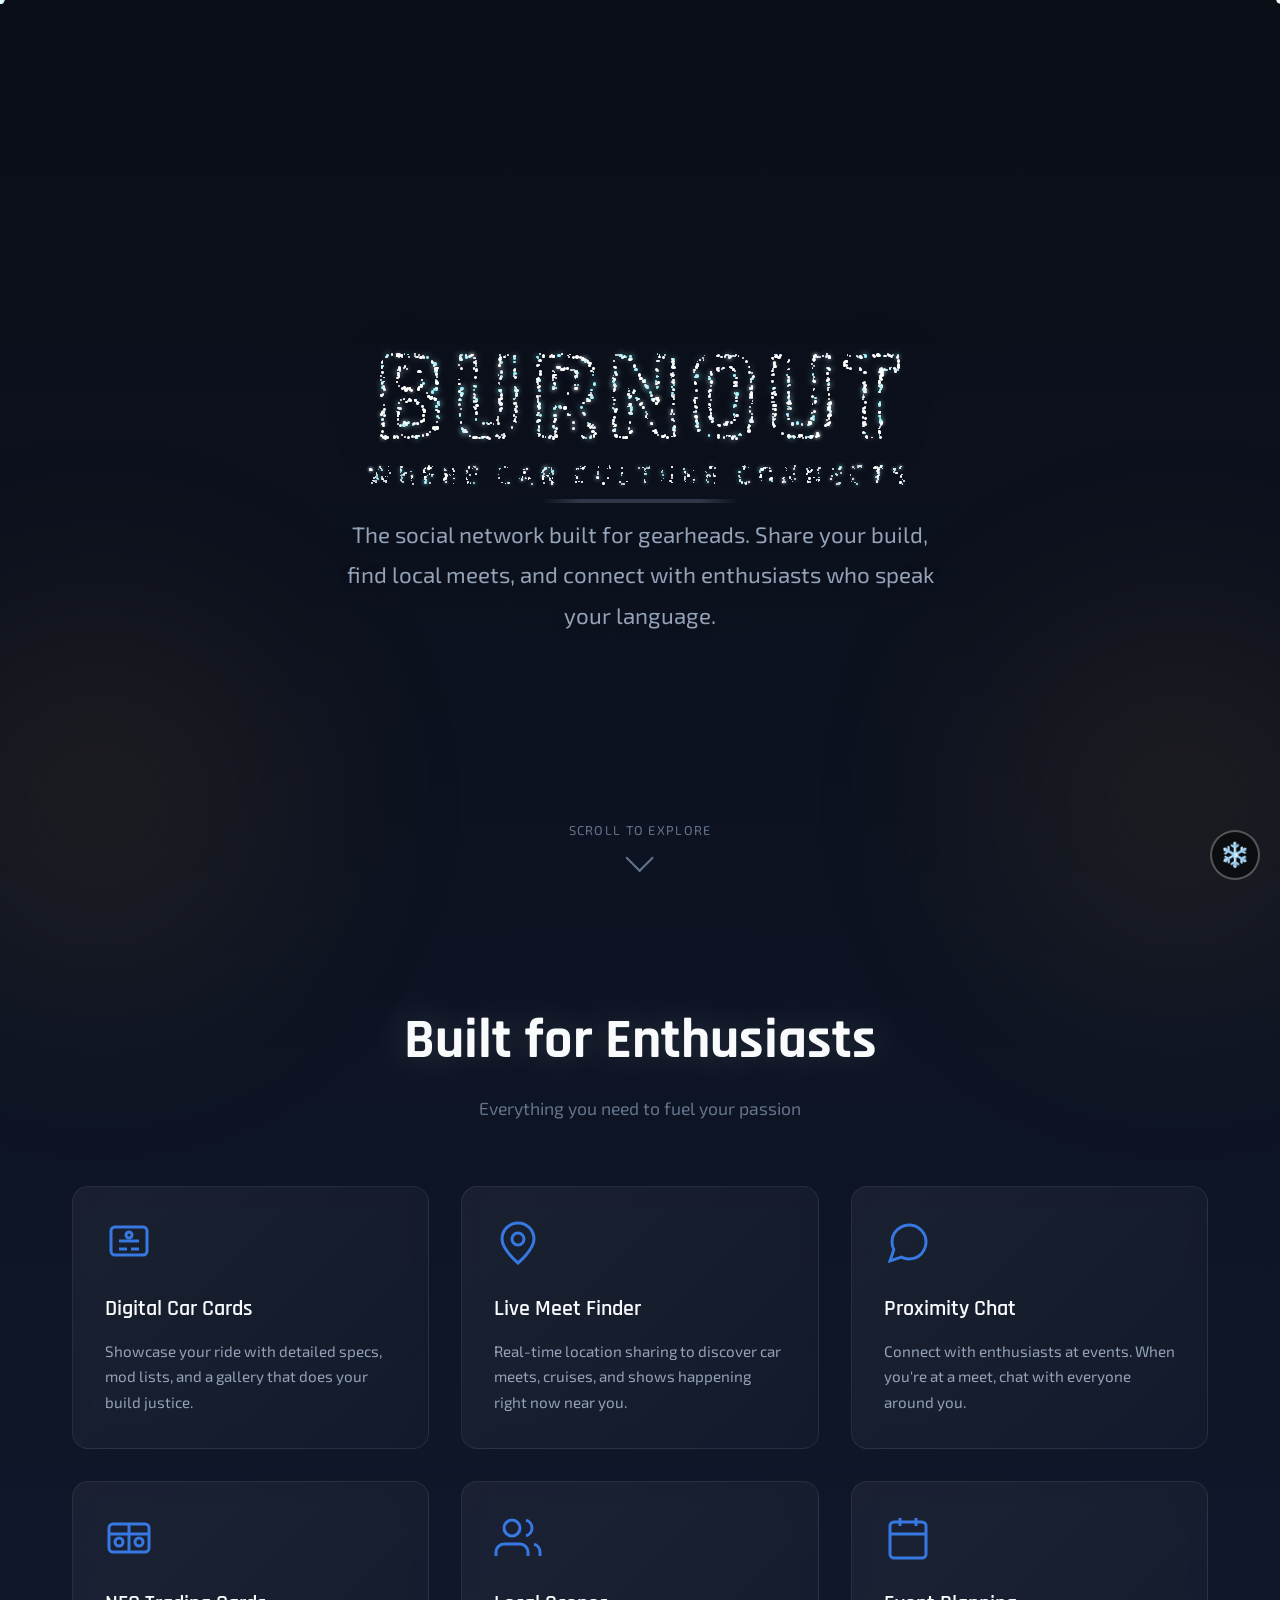
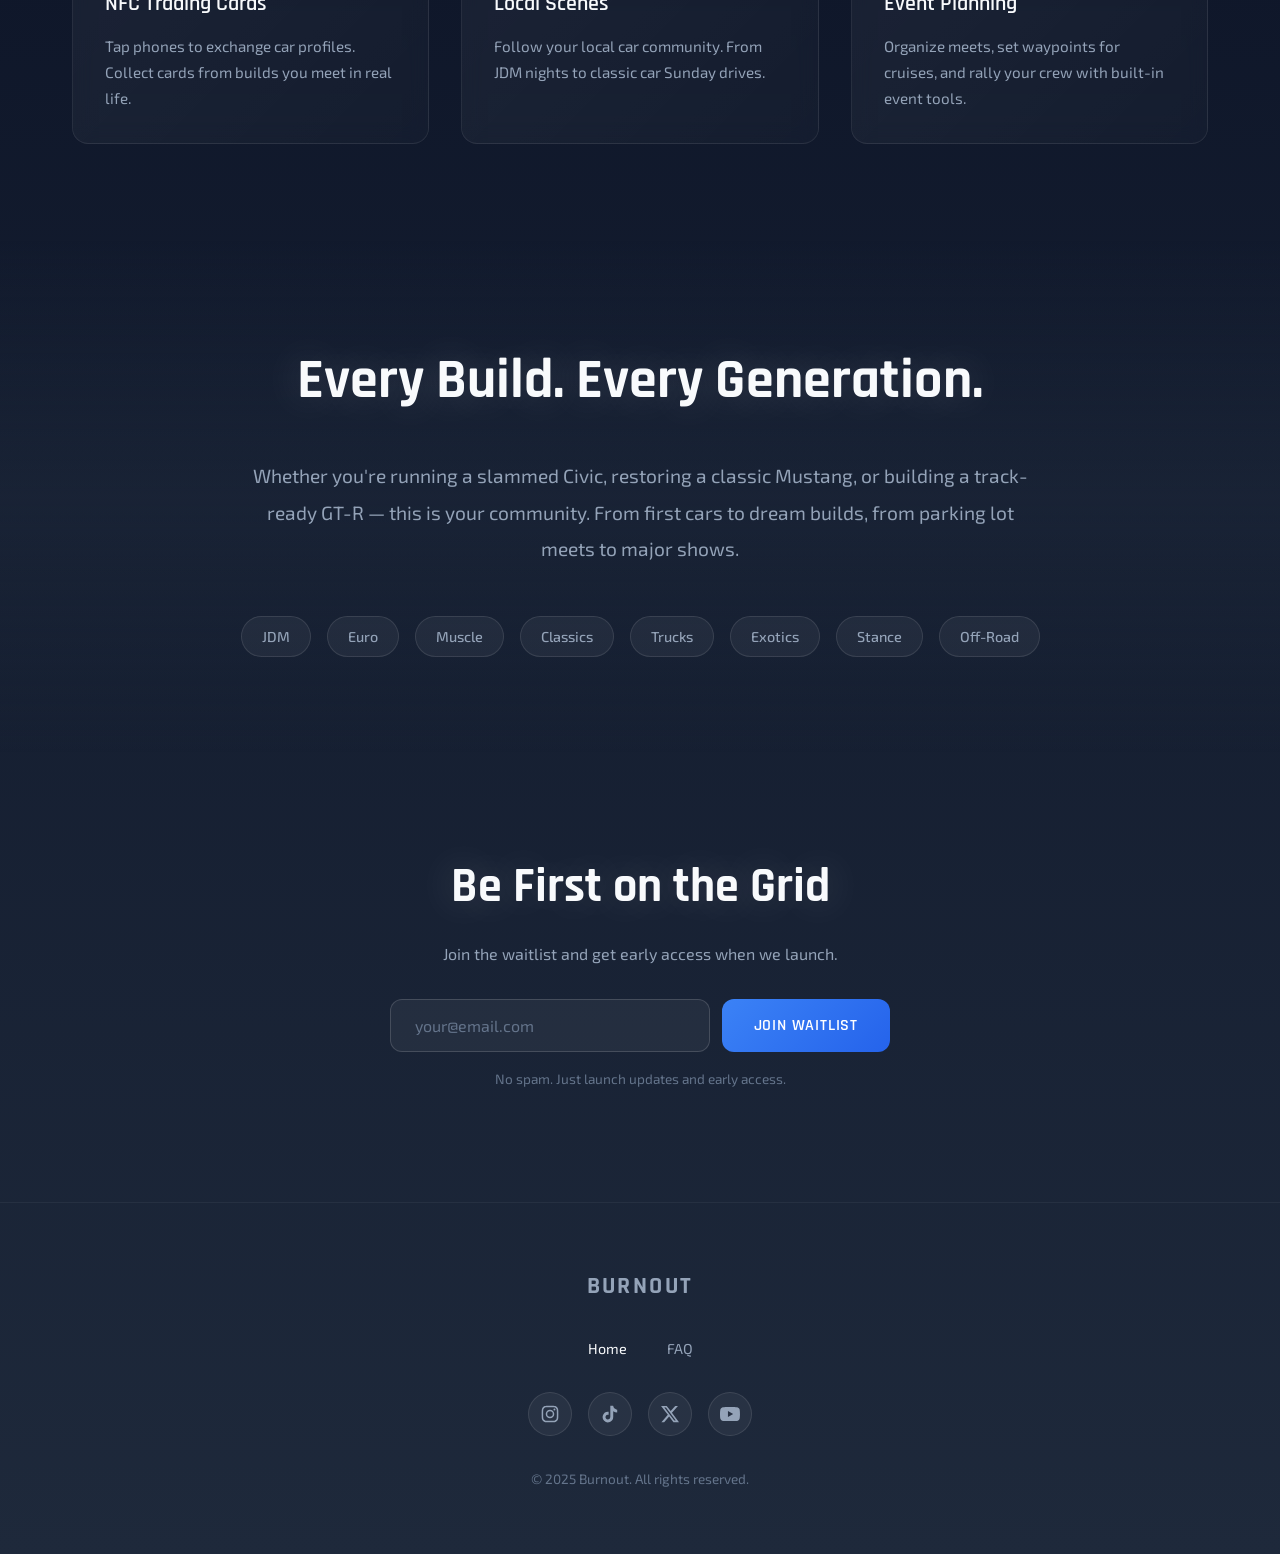
<file: index.html>
<!DOCTYPE html>
<html lang="en">
<head>
    <meta charset="UTF-8">
    <meta name="viewport" content="width=device-width, initial-scale=1.0">
    <title>Burnout - Where Car Culture Connects</title>
    <link rel="stylesheet" href="styles.css">
    <link href="https://fonts.googleapis.com/css2?family=Rajdhani:wght@400;500;600;700&family=Exo+2:wght@300;400;500;600;700&display=swap" rel="stylesheet">
</head>
<body>
    <div class="snow-container" id="snowContainer"></div>

    <div class="headlight-glow left"></div>
    <div class="headlight-glow right"></div>

    <main class="main-content">
        <!-- Hero Section -->
        <section class="hero">
            <div class="hero-content">
                <div class="logo-container">
                    <div class="tire-marks"></div>
                    <h1 class="logo" id="mainLogo">
                        <span class="logo-text">
                            <span class="letter" data-letter="B">B</span>
                            <span class="letter" data-letter="U">U</span>
                            <span class="letter" data-letter="R">R</span>
                            <span class="letter" data-letter="N">N</span>
                            <span class="letter" data-letter="O">O</span>
                            <span class="letter" data-letter="U2">U</span>
                            <span class="letter" data-letter="T">T</span>
                        </span>
                    </h1>
                    <p class="logo-tagline" id="tagline"><span class="tagline-text"><span class="tagline-letter" data-letter="W">W</span><span class="tagline-letter" data-letter="h">h</span><span class="tagline-letter" data-letter="e">e</span><span class="tagline-letter" data-letter="r">r</span><span class="tagline-letter" data-letter="e">e</span><span class="tagline-letter space" data-letter="sp1"> </span><span class="tagline-letter" data-letter="C">C</span><span class="tagline-letter" data-letter="a">a</span><span class="tagline-letter" data-letter="r">r</span><span class="tagline-letter space" data-letter="sp2"> </span><span class="tagline-letter" data-letter="C2">C</span><span class="tagline-letter" data-letter="u">u</span><span class="tagline-letter" data-letter="l">l</span><span class="tagline-letter" data-letter="t">t</span><span class="tagline-letter" data-letter="u2">u</span><span class="tagline-letter" data-letter="r2">r</span><span class="tagline-letter" data-letter="e2">e</span><span class="tagline-letter space" data-letter="sp3"> </span><span class="tagline-letter" data-letter="C3">C</span><span class="tagline-letter" data-letter="o">o</span><span class="tagline-letter" data-letter="n">n</span><span class="tagline-letter" data-letter="n2">n</span><span class="tagline-letter" data-letter="e3">e</span><span class="tagline-letter" data-letter="c">c</span><span class="tagline-letter" data-letter="t2">t</span><span class="tagline-letter" data-letter="s">s</span></span></p>
                </div>

                <p class="hero-description">
                    The social network built for gearheads. Share your build,
                    find local meets, and connect with enthusiasts who speak your language.
                </p>


            <div class="scroll-indicator">
                <span>Scroll to explore</span>
                <div class="scroll-arrow"></div>
            </div>
        </section>

        <!-- Features Section -->
        <section class="features" id="features">
            <h2 class="section-title">Built for Enthusiasts</h2>
            <p class="section-subtitle">Everything you need to fuel your passion</p>

            <div class="features-grid">
                <div class="feature-card">
                    <div class="feature-icon">
                        <svg viewBox="0 0 24 24" fill="none" stroke="currentColor" stroke-width="1.5">
                            <rect x="3" y="4" width="18" height="14" rx="2"/>
                            <path d="M7 15h4M13 15h4M7 11h10"/>
                            <circle cx="12" cy="8" r="1.5"/>
                        </svg>
                    </div>
                    <h3>Digital Car Cards</h3>
                    <p>Showcase your ride with detailed specs, mod lists, and a gallery that does your build justice.</p>
                </div>

                <div class="feature-card">
                    <div class="feature-icon">
                        <svg viewBox="0 0 24 24" fill="none" stroke="currentColor" stroke-width="1.5">
                            <circle cx="12" cy="10" r="3"/>
                            <path d="M12 2C7.58 2 4 5.58 4 10c0 5.25 8 12 8 12s8-6.75 8-12c0-4.42-3.58-8-8-8z"/>
                        </svg>
                    </div>
                    <h3>Live Meet Finder</h3>
                    <p>Real-time location sharing to discover car meets, cruises, and shows happening right now near you.</p>
                </div>

                <div class="feature-card">
                    <div class="feature-icon">
                        <svg viewBox="0 0 24 24" fill="none" stroke="currentColor" stroke-width="1.5">
                            <path d="M21 11.5a8.38 8.38 0 01-.9 3.8 8.5 8.5 0 01-7.6 4.7 8.38 8.38 0 01-3.8-.9L3 21l1.9-5.7a8.38 8.38 0 01-.9-3.8 8.5 8.5 0 014.7-7.6 8.38 8.38 0 013.8-.9h.5a8.48 8.48 0 018 8v.5z"/>
                        </svg>
                    </div>
                    <h3>Proximity Chat</h3>
                    <p>Connect with enthusiasts at events. When you're at a meet, chat with everyone around you.</p>
                </div>

                <div class="feature-card">
                    <div class="feature-icon">
                        <svg viewBox="0 0 24 24" fill="none" stroke="currentColor" stroke-width="1.5">
                            <rect x="2" y="5" width="20" height="14" rx="2"/>
                            <path d="M2 10h20"/>
                            <path d="M12 5v14"/>
                            <circle cx="7" cy="14" r="2"/>
                            <circle cx="17" cy="14" r="2"/>
                        </svg>
                    </div>
                    <h3>NFC Trading Cards</h3>
                    <p>Tap phones to exchange car profiles. Collect cards from builds you meet in real life.</p>
                </div>

                <div class="feature-card">
                    <div class="feature-icon">
                        <svg viewBox="0 0 24 24" fill="none" stroke="currentColor" stroke-width="1.5">
                            <path d="M17 21v-2a4 4 0 00-4-4H5a4 4 0 00-4 4v2"/>
                            <circle cx="9" cy="7" r="4"/>
                            <path d="M23 21v-2a4 4 0 00-3-3.87M16 3.13a4 4 0 010 7.75"/>
                        </svg>
                    </div>
                    <h3>Local Scenes</h3>
                    <p>Follow your local car community. From JDM nights to classic car Sunday drives.</p>
                </div>

                <div class="feature-card">
                    <div class="feature-icon">
                        <svg viewBox="0 0 24 24" fill="none" stroke="currentColor" stroke-width="1.5">
                            <rect x="3" y="4" width="18" height="18" rx="2"/>
                            <path d="M16 2v4M8 2v4M3 10h18"/>
                            <path d="M8 14h.01M12 14h.01M16 14h.01M8 18h.01M12 18h.01"/>
                        </svg>
                    </div>
                    <h3>Event Planning</h3>
                    <p>Organize meets, set waypoints for cruises, and rally your crew with built-in event tools.</p>
                </div>
            </div>
        </section>

        <!-- Community Section -->
        <section class="community">
            <div class="community-content">
                <h2 class="section-title">Every Build. Every Generation.</h2>
                <p class="community-text">
                    Whether you're running a slammed Civic, restoring a classic Mustang,
                    or building a track-ready GT-R — this is your community.
                    From first cars to dream builds, from parking lot meets to major shows.
                </p>
                <div class="car-types">
                    <span class="car-tag">JDM</span>
                    <span class="car-tag">Euro</span>
                    <span class="car-tag">Muscle</span>
                    <span class="car-tag">Classics</span>
                    <span class="car-tag">Trucks</span>
                    <span class="car-tag">Exotics</span>
                    <span class="car-tag">Stance</span>
                    <span class="car-tag">Off-Road</span>
                </div>
            </div>
        </section>

        <!-- CTA Section -->
        <section class="cta-section">
            <div class="cta-content">
                <h2>Be First on the Grid</h2>
                <p>Join the waitlist and get early access when we launch.</p>

                <form class="waitlist-form" id="waitlistForm">
                    <div class="form-group">
                        <input type="email" id="email" placeholder="your@email.com" required>
                        <button type="submit">
                            <span class="btn-text">Join Waitlist</span>
                            <span class="btn-loading">
                                <svg viewBox="0 0 24 24" fill="none" stroke="currentColor" stroke-width="2">
                                    <path d="M12 2v4M12 18v4M4.93 4.93l2.83 2.83M16.24 16.24l2.83 2.83M2 12h4M18 12h4M4.93 19.07l2.83-2.83M16.24 7.76l2.83-2.83"/>
                                </svg>
                            </span>
                        </button>
                    </div>
                    <p class="form-note">No spam. Just launch updates and early access.</p>
                </form>

                <div class="success-message" id="successMessage">
                    <svg viewBox="0 0 24 24" fill="none" stroke="currentColor" stroke-width="2">
                        <path d="M22 11.08V12a10 10 0 11-5.93-9.14"/>
                        <polyline points="22 4 12 14.01 9 11.01"/>
                    </svg>
                    <span>You're on the list. See you at launch.</span>
                </div>
            </div>
        </section>

        <!-- Footer -->
        <footer class="footer">
            <div class="footer-content">
                <div class="footer-logo">BURNOUT</div>
                <nav class="footer-nav">
                    <a href="index.html" class="footer-nav-link active">Home</a>
                    <a href="faq.html" class="footer-nav-link">FAQ</a>
                </nav>
                <div class="footer-links">
                    <a href="#" class="social-link" aria-label="Instagram">
                        <svg viewBox="0 0 24 24" fill="currentColor">
                            <path d="M12 2c2.717 0 3.056.01 4.122.06 1.065.05 1.79.217 2.428.465.66.254 1.216.598 1.772 1.153.555.556.899 1.112 1.153 1.772.247.637.415 1.363.465 2.428.047 1.066.06 1.405.06 4.122 0 2.717-.01 3.056-.06 4.122-.05 1.065-.218 1.79-.465 2.428a4.883 4.883 0 01-1.153 1.772c-.556.555-1.112.899-1.772 1.153-.637.247-1.363.415-2.428.465-1.066.047-1.405.06-4.122.06-2.717 0-3.056-.01-4.122-.06-1.065-.05-1.79-.218-2.428-.465a4.89 4.89 0 01-1.772-1.153 4.904 4.904 0 01-1.153-1.772c-.248-.637-.415-1.363-.465-2.428C2.013 15.056 2 14.717 2 12c0-2.717.01-3.056.06-4.122.05-1.066.217-1.79.465-2.428a4.88 4.88 0 011.153-1.772A4.897 4.897 0 015.45 2.525c.638-.248 1.362-.415 2.428-.465C8.944 2.013 9.283 2 12 2zm0 1.802c-2.67 0-2.986.01-4.04.058-.976.045-1.505.207-1.858.344-.466.182-.8.398-1.15.748-.35.35-.566.684-.748 1.15-.137.353-.3.882-.344 1.857-.048 1.055-.058 1.37-.058 4.041 0 2.67.01 2.986.058 4.04.045.976.207 1.505.344 1.858.182.466.399.8.748 1.15.35.35.684.566 1.15.748.353.137.882.3 1.857.344 1.054.048 1.37.058 4.041.058 2.67 0 2.987-.01 4.04-.058.976-.045 1.505-.207 1.858-.344.466-.182.8-.398 1.15-.748.35-.35.566-.684.748-1.15.137-.353.3-.882.344-1.857.048-1.055.058-1.37.058-4.041 0-2.67-.01-2.986-.058-4.04-.045-.976-.207-1.505-.344-1.858a3.097 3.097 0 00-.748-1.15 3.098 3.098 0 00-1.15-.748c-.353-.137-.882-.3-1.857-.344-1.055-.048-1.37-.058-4.041-.058zm0 3.063a5.135 5.135 0 110 10.27 5.135 5.135 0 010-10.27zm0 8.468a3.333 3.333 0 100-6.666 3.333 3.333 0 000 6.666zm6.538-8.671a1.2 1.2 0 11-2.4 0 1.2 1.2 0 012.4 0z"/>
                        </svg>
                    </a>
                    <a href="#" class="social-link" aria-label="TikTok">
                        <svg viewBox="0 0 24 24" fill="currentColor">
                            <path d="M19.59 6.69a4.83 4.83 0 01-3.77-4.25V2h-3.45v13.67a2.89 2.89 0 01-5.2 1.74 2.89 2.89 0 012.31-4.64 2.93 2.93 0 01.88.13V9.4a6.84 6.84 0 00-1-.05A6.33 6.33 0 005 20.1a6.34 6.34 0 0010.86-4.43v-7a8.16 8.16 0 004.77 1.52v-3.4a4.85 4.85 0 01-1-.1z"/>
                        </svg>
                    </a>
                    <a href="#" class="social-link" aria-label="Twitter/X">
                        <svg viewBox="0 0 24 24" fill="currentColor">
                            <path d="M18.244 2.25h3.308l-7.227 8.26 8.502 11.24H16.17l-5.214-6.817L4.99 21.75H1.68l7.73-8.835L1.254 2.25H8.08l4.713 6.231zm-1.161 17.52h1.833L7.084 4.126H5.117z"/>
                        </svg>
                    </a>
                    <a href="#" class="social-link" aria-label="YouTube">
                        <svg viewBox="0 0 24 24" fill="currentColor">
                            <path d="M23.498 6.186a3.016 3.016 0 00-2.122-2.136C19.505 3.545 12 3.545 12 3.545s-7.505 0-9.377.505A3.017 3.017 0 00.502 6.186C0 8.07 0 12 0 12s0 3.93.502 5.814a3.016 3.016 0 002.122 2.136c1.871.505 9.376.505 9.376.505s7.505 0 9.377-.505a3.015 3.015 0 002.122-2.136C24 15.93 24 12 24 12s0-3.93-.502-5.814zM9.545 15.568V8.432L15.818 12l-6.273 3.568z"/>
                        </svg>
                    </a>
                </div>
                <p class="copyright">&copy; 2025 Burnout. All rights reserved.</p>
            </div>
        </footer>
    </main>

    <script>
        // Vanilla JS Seasonal Particle System with switcher
        (function() {
            // Performance detection - reduce particles on slower devices
            const isLowEnd = (function() {
                const dominated = navigator.hardwareConcurrency <= 2;
                const lowMemory = navigator.deviceMemory && navigator.deviceMemory <= 2;
                const mobile = /Android|iPhone|iPad|iPod|BlackBerry|IEMobile|Opera Mini/i.test(navigator.userAgent);
                return dominated || lowMemory || mobile;
            })();
            const perfMultiplier = isLowEnd ? 0.4 : 1;
            window.particlePerfMultiplier = perfMultiplier; // Share with script.js

            const canvas = document.createElement('canvas');
            canvas.style.cssText = 'position:fixed;top:0;left:0;width:100vw;height:100vh;pointer-events:none;z-index:1;';
            document.body.insertBefore(canvas, document.body.firstChild);
            const ctx = canvas.getContext('2d');
            let particles = [];
            let animationId;

            const seasons = {
                winter: { colors: ['#ffffff','#ffffff','#ffffff','#a5f3fc','#e0f2fe'], count: 150, minSize: 1, maxSize: 4, minSpeed: 0.5, maxSpeed: 2, icon: '❄️' },
                spring: { colors: ['#fbcfe8','#f9a8d4','#ffffff','#86efac'], count: 120, minSize: 2, maxSize: 5, minSpeed: 0.3, maxSpeed: 1.2, icon: '🌸' },
                summer: { colors: ['#fef08a','#fde047','#bef264'], count: 60, minSize: 1, maxSize: 3, minSpeed: 0.2, maxSpeed: 0.6, icon: '🌟' },
                fall: { colors: ['#fb923c','#f97316','#fbbf24','#dc2626'], count: 100, minSize: 3, maxSize: 6, minSpeed: 0.4, maxSpeed: 1.5, icon: '🍂' }
            };
            const seasonOrder = ['winter', 'spring', 'summer', 'fall'];

            function resize() {
                canvas.width = window.innerWidth;
                canvas.height = window.innerHeight;
            }
            resize();
            window.addEventListener('resize', resize);

            if (window.matchMedia('(prefers-reduced-motion: reduce)').matches) return;

            // Get current season
            const urlParams = new URLSearchParams(window.location.search);
            const seasonOverride = urlParams.get('season');
            const month = new Date().getMonth();
            let currentSeason;
            if (seasonOverride && seasonOrder.includes(seasonOverride)) {
                currentSeason = seasonOverride;
            } else if (month >= 2 && month <= 4) currentSeason = 'spring';
            else if (month >= 5 && month <= 7) currentSeason = 'summer';
            else if (month >= 8 && month <= 10) currentSeason = 'fall';
            else currentSeason = 'winter';

            console.log('Season:', currentSeason, isLowEnd ? '(low-end mode)' : '');

            function initParticles(season) {
                const cfg = seasons[season];
                particles = [];
                const count = Math.floor(cfg.count * perfMultiplier);
                for (let i = 0; i < count; i++) {
                    particles.push({
                        x: Math.random() * canvas.width,
                        y: Math.random() * canvas.height,
                        size: cfg.minSize + Math.random() * (cfg.maxSize - cfg.minSize),
                        speed: cfg.minSpeed + Math.random() * (cfg.maxSpeed - cfg.minSpeed),
                        wind: (Math.random() - 0.5) * 0.5,
                        color: cfg.colors[Math.floor(Math.random() * cfg.colors.length)],
                        opacity: 0.6 + Math.random() * 0.4
                    });
                }
            }

            initParticles(currentSeason);

            function animate() {
                ctx.clearRect(0, 0, canvas.width, canvas.height);
                particles.forEach(p => {
                    p.y += p.speed;
                    p.x += p.wind;
                    if (p.y > canvas.height) { p.y = -p.size; p.x = Math.random() * canvas.width; }
                    if (p.x > canvas.width) p.x = 0;
                    if (p.x < 0) p.x = canvas.width;
                    ctx.beginPath();
                    ctx.arc(p.x, p.y, p.size, 0, Math.PI * 2);
                    ctx.fillStyle = p.color;
                    ctx.globalAlpha = p.opacity;
                    ctx.fill();
                });
                ctx.globalAlpha = 1;
                animationId = requestAnimationFrame(animate);
            }
            animate();

            // Season switcher button
            const btn = document.createElement('button');
            btn.id = 'seasonSwitcher';
            btn.innerHTML = seasons[currentSeason].icon;
            btn.title = 'Switch season';
            btn.style.cssText = 'position:fixed;bottom:20px;right:20px;width:50px;height:50px;border-radius:50%;border:2px solid rgba(255,255,255,0.3);background:rgba(0,0,0,0.5);color:#fff;font-size:24px;cursor:pointer;z-index:1000;transition:transform 0.2s,background 0.2s;';
            btn.onmouseover = () => btn.style.transform = 'scale(1.1)';
            btn.onmouseout = () => btn.style.transform = 'scale(1)';
            btn.onclick = () => {
                const idx = seasonOrder.indexOf(currentSeason);
                currentSeason = seasonOrder[(idx + 1) % 4];
                btn.innerHTML = seasons[currentSeason].icon;
                initParticles(currentSeason);
                // Also update text particles on logo/tagline
                if (window.setTextSeason) window.setTextSeason(currentSeason);
                console.log('Switched to:', currentSeason);
            };
            document.body.appendChild(btn);

            document.addEventListener('visibilitychange', () => {
                if (document.hidden) cancelAnimationFrame(animationId);
                else animate();
            });
        })();
    </script>

    <script src="script.js"></script>
</body>
</html>
</file>
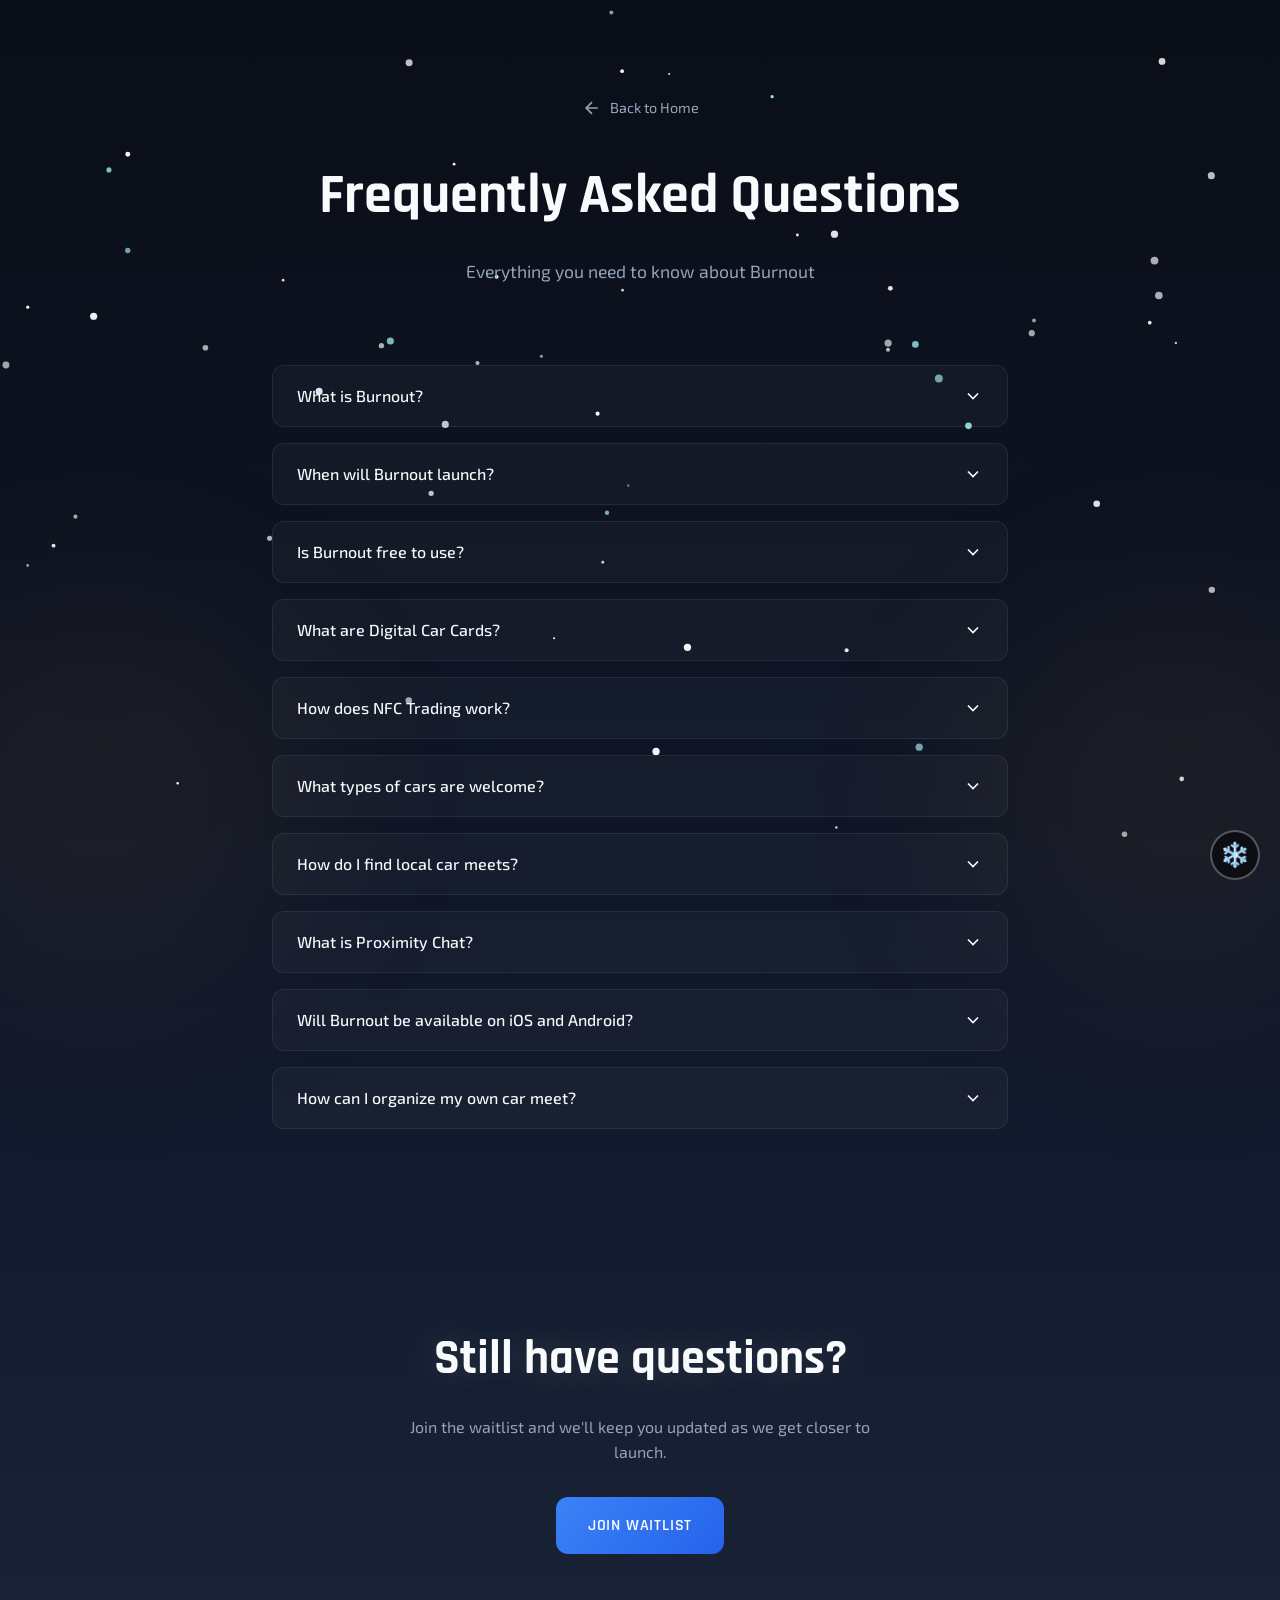
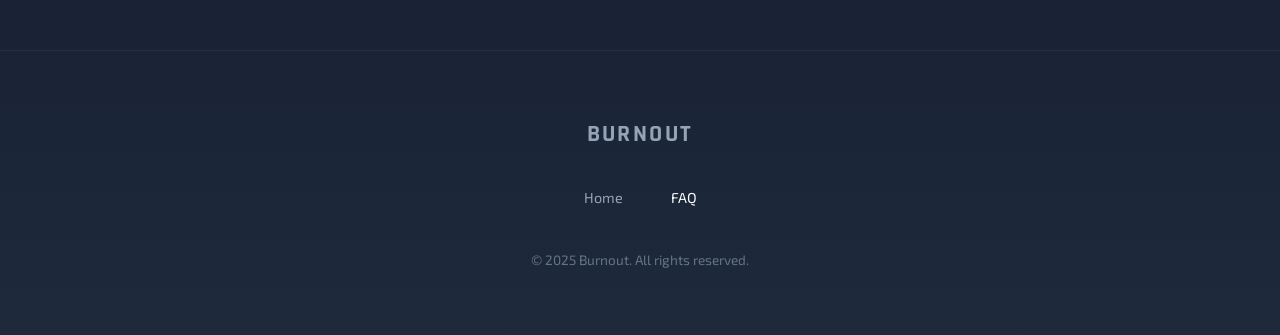
<file: faq.html>
<!DOCTYPE html>
<html lang="en">
<head>
    <meta charset="UTF-8">
    <meta name="viewport" content="width=device-width, initial-scale=1.0">
    <title>FAQ - Burnout</title>
    <link rel="stylesheet" href="styles.css">
    <link href="https://fonts.googleapis.com/css2?family=Rajdhani:wght@400;500;600;700&family=Exo+2:wght@300;400;500;600;700&display=swap" rel="stylesheet">
</head>
<body>
    <div class="snow-container" id="snowContainer"></div>

    <div class="headlight-glow left"></div>
    <div class="headlight-glow right"></div>

    <main class="main-content">
        <!-- Header -->
        <header class="page-header">
            <a href="index.html" class="back-link">
                <svg viewBox="0 0 24 24" fill="none" stroke="currentColor" stroke-width="2">
                    <path d="M19 12H5M12 19l-7-7 7-7"/>
                </svg>
                Back to Home
            </a>
            <h1 class="page-title">Frequently Asked Questions</h1>
            <p class="page-subtitle">Everything you need to know about Burnout</p>
        </header>

        <!-- FAQ Section -->
        <section class="faq-section">
            <div class="faq-container">
                <div class="faq-item">
                    <button class="faq-question">
                        <span>What is Burnout?</span>
                        <svg class="faq-icon" viewBox="0 0 24 24" fill="none" stroke="currentColor" stroke-width="2">
                            <path d="M6 9l6 6 6-6"/>
                        </svg>
                    </button>
                    <div class="faq-answer">
                        <p>Burnout is a social networking app built specifically for car enthusiasts. It's designed to help you showcase your build, find local car meets, and connect with other gearheads who share your passion. Think of it as the ultimate hub for car culture.</p>
                    </div>
                </div>

                <div class="faq-item">
                    <button class="faq-question">
                        <span>When will Burnout launch?</span>
                        <svg class="faq-icon" viewBox="0 0 24 24" fill="none" stroke="currentColor" stroke-width="2">
                            <path d="M6 9l6 6 6-6"/>
                        </svg>
                    </button>
                    <div class="faq-answer">
                        <p>We're targeting Winter 2025 for our initial launch. Join the waitlist to get early access and be the first to know when we go live!</p>
                    </div>
                </div>

                <div class="faq-item">
                    <button class="faq-question">
                        <span>Is Burnout free to use?</span>
                        <svg class="faq-icon" viewBox="0 0 24 24" fill="none" stroke="currentColor" stroke-width="2">
                            <path d="M6 9l6 6 6-6"/>
                        </svg>
                    </button>
                    <div class="faq-answer">
                        <p>Yes! Burnout will be free to download and use. We may offer optional premium features in the future, but the core experience of connecting with other enthusiasts will always be free.</p>
                    </div>
                </div>

                <div class="faq-item">
                    <button class="faq-question">
                        <span>What are Digital Car Cards?</span>
                        <svg class="faq-icon" viewBox="0 0 24 24" fill="none" stroke="currentColor" stroke-width="2">
                            <path d="M6 9l6 6 6-6"/>
                        </svg>
                    </button>
                    <div class="faq-answer">
                        <p>Digital Car Cards are your vehicle's profile on Burnout. They showcase your ride with photos, detailed specs, mod lists, and build history. It's like a trading card for your car that you can share with others at meets.</p>
                    </div>
                </div>

                <div class="faq-item">
                    <button class="faq-question">
                        <span>How does NFC Trading work?</span>
                        <svg class="faq-icon" viewBox="0 0 24 24" fill="none" stroke="currentColor" stroke-width="2">
                            <path d="M6 9l6 6 6-6"/>
                        </svg>
                    </button>
                    <div class="faq-answer">
                        <p>When you meet someone at a car show or meet, you can tap phones to instantly exchange Car Cards. It's like trading physical cards, but digital. Build your collection of cards from all the amazing builds you encounter!</p>
                    </div>
                </div>

                <div class="faq-item">
                    <button class="faq-question">
                        <span>What types of cars are welcome?</span>
                        <svg class="faq-icon" viewBox="0 0 24 24" fill="none" stroke="currentColor" stroke-width="2">
                            <path d="M6 9l6 6 6-6"/>
                        </svg>
                    </button>
                    <div class="faq-answer">
                        <p>All of them! Whether you're into JDM, Euro, American Muscle, classics, trucks, exotics, stance, off-road, or anything with wheels - Burnout is for you. We celebrate all aspects of car culture.</p>
                    </div>
                </div>

                <div class="faq-item">
                    <button class="faq-question">
                        <span>How do I find local car meets?</span>
                        <svg class="faq-icon" viewBox="0 0 24 24" fill="none" stroke="currentColor" stroke-width="2">
                            <path d="M6 9l6 6 6-6"/>
                        </svg>
                    </button>
                    <div class="faq-answer">
                        <p>Our Live Meet Finder uses real-time location sharing to show you car meets, cruises, and shows happening near you right now. You can also browse upcoming events and follow your local car scenes.</p>
                    </div>
                </div>

                <div class="faq-item">
                    <button class="faq-question">
                        <span>What is Proximity Chat?</span>
                        <svg class="faq-icon" viewBox="0 0 24 24" fill="none" stroke="currentColor" stroke-width="2">
                            <path d="M6 9l6 6 6-6"/>
                        </svg>
                    </button>
                    <div class="faq-answer">
                        <p>Proximity Chat lets you connect with other Burnout users who are physically nearby at events. When you're at a car meet, you can chat with everyone around you - no need to exchange numbers or social handles.</p>
                    </div>
                </div>

                <div class="faq-item">
                    <button class="faq-question">
                        <span>Will Burnout be available on iOS and Android?</span>
                        <svg class="faq-icon" viewBox="0 0 24 24" fill="none" stroke="currentColor" stroke-width="2">
                            <path d="M6 9l6 6 6-6"/>
                        </svg>
                    </button>
                    <div class="faq-answer">
                        <p>Yes! We're developing Burnout for both iOS and Android simultaneously. Both platforms will launch together so nobody gets left behind.</p>
                    </div>
                </div>

                <div class="faq-item">
                    <button class="faq-question">
                        <span>How can I organize my own car meet?</span>
                        <svg class="faq-icon" viewBox="0 0 24 24" fill="none" stroke="currentColor" stroke-width="2">
                            <path d="M6 9l6 6 6-6"/>
                        </svg>
                    </button>
                    <div class="faq-answer">
                        <p>Burnout includes built-in event planning tools. You can create meets, set waypoints for cruises, invite your crew, and manage RSVPs all within the app. Rally your local scene with just a few taps.</p>
                    </div>
                </div>
            </div>
        </section>

        <!-- CTA Section -->
        <section class="cta-section">
            <div class="cta-content">
                <h2>Still have questions?</h2>
                <p>Join the waitlist and we'll keep you updated as we get closer to launch.</p>
                <a href="index.html#waitlistForm" class="cta-button">Join Waitlist</a>
            </div>
        </section>

        <!-- Footer -->
        <footer class="footer">
            <div class="footer-content">
                <div class="footer-logo">BURNOUT</div>
                <div class="footer-links">
                    <a href="index.html" class="footer-nav-link">Home</a>
                    <a href="faq.html" class="footer-nav-link active">FAQ</a>
                </div>
                <p class="copyright">&copy; 2025 Burnout. All rights reserved.</p>
            </div>
        </footer>
    </main>

    <script>
        // Vanilla JS Seasonal Particle System with switcher
        (function() {
            // Performance detection - reduce particles on slower devices
            const isLowEnd = (function() {
                const dominated = navigator.hardwareConcurrency <= 2;
                const lowMemory = navigator.deviceMemory && navigator.deviceMemory <= 2;
                const mobile = /Android|iPhone|iPad|iPod|BlackBerry|IEMobile|Opera Mini/i.test(navigator.userAgent);
                return dominated || lowMemory || mobile;
            })();
            const perfMultiplier = isLowEnd ? 0.4 : 1;
            window.particlePerfMultiplier = perfMultiplier;

            const canvas = document.createElement('canvas');
            canvas.style.cssText = 'position:fixed;top:0;left:0;width:100vw;height:100vh;pointer-events:none;z-index:1;';
            document.body.insertBefore(canvas, document.body.firstChild);
            const ctx = canvas.getContext('2d');
            let particles = [];
            let animationId;

            const seasons = {
                winter: { colors: ['#ffffff','#ffffff','#ffffff','#a5f3fc','#e0f2fe'], count: 150, minSize: 1, maxSize: 4, minSpeed: 0.5, maxSpeed: 2, icon: '❄️' },
                spring: { colors: ['#fbcfe8','#f9a8d4','#ffffff','#86efac'], count: 120, minSize: 2, maxSize: 5, minSpeed: 0.3, maxSpeed: 1.2, icon: '🌸' },
                summer: { colors: ['#fef08a','#fde047','#bef264'], count: 60, minSize: 1, maxSize: 3, minSpeed: 0.2, maxSpeed: 0.6, icon: '🌟' },
                fall: { colors: ['#fb923c','#f97316','#fbbf24','#dc2626'], count: 100, minSize: 3, maxSize: 6, minSpeed: 0.4, maxSpeed: 1.5, icon: '🍂' }
            };
            const seasonOrder = ['winter', 'spring', 'summer', 'fall'];

            function resize() {
                canvas.width = window.innerWidth;
                canvas.height = window.innerHeight;
            }
            resize();
            window.addEventListener('resize', resize);

            if (window.matchMedia('(prefers-reduced-motion: reduce)').matches) return;

            const urlParams = new URLSearchParams(window.location.search);
            const seasonOverride = urlParams.get('season');
            const month = new Date().getMonth();
            let currentSeason;
            if (seasonOverride && seasonOrder.includes(seasonOverride)) {
                currentSeason = seasonOverride;
            } else if (month >= 2 && month <= 4) currentSeason = 'spring';
            else if (month >= 5 && month <= 7) currentSeason = 'summer';
            else if (month >= 8 && month <= 10) currentSeason = 'fall';
            else currentSeason = 'winter';

            console.log('Season:', currentSeason, isLowEnd ? '(low-end mode)' : '');

            function initParticles(season) {
                const cfg = seasons[season];
                particles = [];
                const count = Math.floor(cfg.count * perfMultiplier);
                for (let i = 0; i < count; i++) {
                    particles.push({
                        x: Math.random() * canvas.width,
                        y: Math.random() * canvas.height,
                        size: cfg.minSize + Math.random() * (cfg.maxSize - cfg.minSize),
                        speed: cfg.minSpeed + Math.random() * (cfg.maxSpeed - cfg.minSpeed),
                        wind: (Math.random() - 0.5) * 0.5,
                        color: cfg.colors[Math.floor(Math.random() * cfg.colors.length)],
                        opacity: 0.6 + Math.random() * 0.4
                    });
                }
            }

            initParticles(currentSeason);

            function animate() {
                ctx.clearRect(0, 0, canvas.width, canvas.height);
                particles.forEach(p => {
                    p.y += p.speed;
                    p.x += p.wind;
                    if (p.y > canvas.height) { p.y = -p.size; p.x = Math.random() * canvas.width; }
                    if (p.x > canvas.width) p.x = 0;
                    if (p.x < 0) p.x = canvas.width;
                    ctx.beginPath();
                    ctx.arc(p.x, p.y, p.size, 0, Math.PI * 2);
                    ctx.fillStyle = p.color;
                    ctx.globalAlpha = p.opacity;
                    ctx.fill();
                });
                ctx.globalAlpha = 1;
                animationId = requestAnimationFrame(animate);
            }
            animate();

            const btn = document.createElement('button');
            btn.id = 'seasonSwitcher';
            btn.innerHTML = seasons[currentSeason].icon;
            btn.title = 'Switch season';
            btn.style.cssText = 'position:fixed;bottom:20px;right:20px;width:50px;height:50px;border-radius:50%;border:2px solid rgba(255,255,255,0.3);background:rgba(0,0,0,0.5);color:#fff;font-size:24px;cursor:pointer;z-index:1000;transition:transform 0.2s,background 0.2s;';
            btn.onmouseover = () => btn.style.transform = 'scale(1.1)';
            btn.onmouseout = () => btn.style.transform = 'scale(1)';
            btn.onclick = () => {
                const idx = seasonOrder.indexOf(currentSeason);
                currentSeason = seasonOrder[(idx + 1) % 4];
                btn.innerHTML = seasons[currentSeason].icon;
                initParticles(currentSeason);
                // Also update text particles on logo/tagline
                if (window.setTextSeason) window.setTextSeason(currentSeason);
                console.log('Switched to:', currentSeason);
            };
            document.body.appendChild(btn);

            document.addEventListener('visibilitychange', () => {
                if (document.hidden) cancelAnimationFrame(animationId);
                else animate();
            });
        })();
    </script>

    <script src="script.js"></script>
    <script>
        // FAQ Accordion
        document.querySelectorAll('.faq-question').forEach(button => {
            button.addEventListener('click', () => {
                const item = button.parentElement;
                const isOpen = item.classList.contains('open');

                // Close all other items
                document.querySelectorAll('.faq-item').forEach(i => i.classList.remove('open'));

                // Toggle current item
                if (!isOpen) {
                    item.classList.add('open');
                }
            });
        });
    </script>
</body>
</html>
</file>
<file: styles.css>
/* ========================================
   BURNOUT - Winter Car Meet Theme
   ======================================== */

*, *::before, *::after {
    margin: 0;
    padding: 0;
    box-sizing: border-box;
}

:root {
    --color-bg-dark: #0a0e17;
    --color-bg-mid: #111827;
    --color-accent: #3b82f6;
    --color-accent-warm: #f59e0b;
    --color-text-primary: #f8fafc;
    --color-text-secondary: #94a3b8;
    --color-text-muted: #64748b;
    --color-snow: rgba(255, 255, 255, 0.9);
    --color-glow: rgba(147, 197, 253, 0.3);
    --font-display: 'Rajdhani', sans-serif;
    --font-body: 'Exo 2', sans-serif;
}

html {
    scroll-behavior: smooth;
}

body {
    font-family: var(--font-body);
    background: linear-gradient(180deg,
        var(--color-bg-dark) 0%,
        #0f172a 50%,
        #1e293b 100%);
    color: var(--color-text-primary);
    min-height: 100vh;
    overflow-x: hidden;
    line-height: 1.6;
}

/* ========================================
   Snow Container
   ======================================== */

.snow-container {
    position: fixed;
    top: 0;
    left: 0;
    width: 100%;
    height: 100%;
    pointer-events: none;
    z-index: 100;
    overflow: hidden;
}

.snowflake {
    position: absolute;
    border-radius: 50%;
    animation: fall linear infinite;
    will-change: transform;
    pointer-events: none;
}

@keyframes fall {
    0% {
        transform: translateY(-2vh) translateX(0);
    }
    100% {
        transform: translateY(102vh) translateX(var(--drift, 0px));
    }
}


/* ========================================
   Snow Pile on Logo Text
   ======================================== */

/* Container for snow particles on the whole logo */
.logo-snow-container {
    position: absolute;
    top: 0;
    left: 0;
    width: 100%;
    height: 100%;
    pointer-events: none;
    z-index: 100;
    overflow: visible;
}

/* Individual snow particle - small bright dots */
.snow-particle {
    position: absolute;
    pointer-events: none;
    border-radius: 50%;
    background: #fff;
}

/* Twinkle animation for festive sparkle */
.snow-particle:nth-child(5n) {
    animation: twinkle 2s ease-in-out infinite;
}

.snow-particle:nth-child(7n) {
    animation: twinkle 2.5s ease-in-out infinite 0.5s;
}

.snow-particle:nth-child(11n) {
    animation: twinkle 1.8s ease-in-out infinite 1s;
}

@keyframes twinkle {
    0%, 100% { opacity: 1; }
    50% { opacity: 0.4; }
}

@keyframes snowLand {
    0% {
        transform: translateY(-10px);
        opacity: 0;
    }
    100% {
        transform: translateY(0);
        opacity: 1;
    }
}

/* Shake animation for letters */
.letter.shake {
    animation: letterShake 0.3s ease-in-out;
}

@keyframes letterShake {
    0%, 100% { transform: translateX(0); }
    25% { transform: translateX(-2px) rotate(-1deg); }
    75% { transform: translateX(2px) rotate(1deg); }
}

/* ========================================
   Ambient Effects - Headlight Glow
   ======================================== */

.headlight-glow {
    position: fixed;
    width: 600px;
    height: 600px;
    border-radius: 50%;
    pointer-events: none;
    z-index: 1;
    opacity: 0.15;
    filter: blur(100px);
}

.headlight-glow.left {
    bottom: -200px;
    left: -200px;
    background: radial-gradient(circle,
        rgba(251, 191, 36, 0.6) 0%,
        rgba(251, 146, 60, 0.3) 40%,
        transparent 70%);
    animation: glowPulse 4s ease-in-out infinite;
}

.headlight-glow.right {
    bottom: -200px;
    right: -200px;
    background: radial-gradient(circle,
        rgba(251, 191, 36, 0.6) 0%,
        rgba(251, 146, 60, 0.3) 40%,
        transparent 70%);
    animation: glowPulse 4s ease-in-out infinite 2s;
}

@keyframes glowPulse {
    0%, 100% { opacity: 0.1; transform: scale(1); }
    50% { opacity: 0.2; transform: scale(1.1); }
}

/* ========================================
   Main Content
   ======================================== */

.main-content {
    position: relative;
    z-index: 10;
}

/* ========================================
   Hero Section
   ======================================== */

.hero {
    min-height: 100vh;
    display: flex;
    flex-direction: column;
    justify-content: center;
    align-items: center;
    text-align: center;
    padding: 2rem;
    position: relative;
}

.hero-content {
    max-width: 900px;
    width: 100%;
}

.logo-container {
    margin-bottom: 2rem;
    position: relative;
    overflow: visible;
}

.tire-marks {
    position: absolute;
    left: 50%;
    bottom: -20px;
    transform: translateX(-50%);
    width: 200px;
    height: 4px;
    background: linear-gradient(90deg,
        transparent 0%,
        rgba(100, 116, 139, 0.4) 20%,
        rgba(100, 116, 139, 0.4) 80%,
        transparent 100%);
    border-radius: 2px;
}

.logo {
    position: relative;
    overflow: visible;
}

.logo-text {
    font-family: var(--font-display);
    font-size: clamp(3rem, 12vw, 8rem);
    font-weight: 700;
    letter-spacing: 0.05em;
    display: inline-flex;
    flex-wrap: nowrap;
    white-space: nowrap;
    filter: drop-shadow(0 4px 20px rgba(0, 0, 0, 0.5));
}

.letter {
    position: relative;
    display: inline-block;
    color: transparent;
}

.logo-tagline {
    font-family: var(--font-body);
    font-size: clamp(1rem, 3vw, 1.5rem);
    font-weight: 300;
    letter-spacing: 0.3em;
    text-transform: uppercase;
    margin-top: 0.5rem;
}

.tagline-text {
    position: relative;
    display: inline-flex;
}

.tagline-letter {
    position: relative;
    display: inline-block;
    color: transparent;
}

.tagline-letter.space {
    width: 0.5em;
}

.tagline-snow-container {
    position: absolute;
    top: 0;
    left: 0;
    width: 100%;
    height: 100%;
    pointer-events: none;
    z-index: 100;
    overflow: visible;
}

.hero-description {
    font-size: clamp(1.1rem, 2.5vw, 1.4rem);
    color: var(--color-text-secondary);
    max-width: 600px;
    margin: 2rem auto;
    line-height: 1.8;
    text-shadow: 0 2px 10px rgba(0, 0, 0, 0.3);
}

.coming-soon-tag {
    display: inline-flex;
    align-items: center;
    gap: 0.75rem;
    background: rgba(255, 255, 255, 0.05);
    border: 1px solid rgba(255, 255, 255, 0.1);
    padding: 0.75rem 1.5rem;
    border-radius: 50px;
    font-size: 0.9rem;
    font-weight: 500;
    letter-spacing: 0.1em;
    text-transform: uppercase;
    color: var(--color-text-secondary);
    backdrop-filter: blur(10px);
}

.pulse-dot {
    width: 8px;
    height: 8px;
    background: #22c55e;
    border-radius: 50%;
    animation: pulse 2s ease-in-out infinite;
    box-shadow: 0 0 10px #22c55e;
}

@keyframes pulse {
    0%, 100% { opacity: 1; transform: scale(1); }
    50% { opacity: 0.5; transform: scale(1.2); }
}

.scroll-indicator {
    position: absolute;
    bottom: 2rem;
    left: 50%;
    transform: translateX(-50%);
    display: flex;
    flex-direction: column;
    align-items: center;
    gap: 0.5rem;
    color: var(--color-text-muted);
    font-size: 0.8rem;
    letter-spacing: 0.1em;
    text-transform: uppercase;
    animation: float 3s ease-in-out infinite;
}

.scroll-arrow {
    width: 20px;
    height: 20px;
    border-right: 2px solid var(--color-text-muted);
    border-bottom: 2px solid var(--color-text-muted);
    transform: rotate(45deg);
}

@keyframes float {
    0%, 100% { transform: translateX(-50%) translateY(0); }
    50% { transform: translateX(-50%) translateY(10px); }
}

/* ========================================
   Features Section
   ======================================== */

.features {
    padding: 6rem 2rem;
    max-width: 1200px;
    margin: 0 auto;
}

.section-title {
    font-family: var(--font-display);
    font-size: clamp(2rem, 5vw, 3.5rem);
    font-weight: 700;
    text-align: center;
    margin-bottom: 0.5rem;
    color: var(--color-text-primary);
    text-shadow: 0 0 40px rgba(255, 255, 255, 0.2);
}

.section-subtitle {
    text-align: center;
    color: var(--color-text-muted);
    font-size: 1.1rem;
    margin-bottom: 4rem;
}

.features-grid {
    display: grid;
    grid-template-columns: repeat(auto-fit, minmax(320px, 1fr));
    gap: 2rem;
}

.feature-card {
    background: linear-gradient(135deg,
        rgba(255, 255, 255, 0.05) 0%,
        rgba(255, 255, 255, 0.02) 100%);
    border: 1px solid rgba(255, 255, 255, 0.08);
    border-radius: 16px;
    padding: 2rem;
    transition: all 0.3s ease;
    backdrop-filter: blur(10px);
}

.feature-card:hover {
    transform: translateY(-5px);
    border-color: rgba(255, 255, 255, 0.15);
    box-shadow:
        0 20px 40px rgba(0, 0, 0, 0.3),
        0 0 60px rgba(147, 197, 253, 0.1);
}

.feature-icon {
    width: 48px;
    height: 48px;
    margin-bottom: 1.5rem;
    color: var(--color-accent);
    opacity: 0.9;
}

.feature-icon svg {
    width: 100%;
    height: 100%;
}

.feature-card h3 {
    font-family: var(--font-display);
    font-size: 1.4rem;
    font-weight: 600;
    margin-bottom: 0.75rem;
    color: var(--color-text-primary);
}

.feature-card p {
    color: var(--color-text-secondary);
    font-size: 0.95rem;
    line-height: 1.7;
}

/* ========================================
   Community Section
   ======================================== */

.community {
    padding: 6rem 2rem;
    background: linear-gradient(180deg,
        transparent 0%,
        rgba(30, 41, 59, 0.5) 50%,
        transparent 100%);
}

.community-content {
    max-width: 800px;
    margin: 0 auto;
    text-align: center;
}

.community-text {
    font-size: 1.2rem;
    color: var(--color-text-secondary);
    line-height: 1.9;
    margin: 2rem 0 3rem;
}

.car-types {
    display: flex;
    flex-wrap: wrap;
    justify-content: center;
    gap: 1rem;
}

.car-tag {
    background: rgba(255, 255, 255, 0.05);
    border: 1px solid rgba(255, 255, 255, 0.1);
    padding: 0.5rem 1.25rem;
    border-radius: 50px;
    font-size: 0.9rem;
    font-weight: 500;
    color: var(--color-text-secondary);
    transition: all 0.3s ease;
    cursor: default;
}

.car-tag:hover {
    background: rgba(59, 130, 246, 0.2);
    border-color: var(--color-accent);
    color: var(--color-text-primary);
    box-shadow: 0 0 20px rgba(59, 130, 246, 0.3);
}

/* ========================================
   CTA Section
   ======================================== */

.cta-section {
    padding: 6rem 2rem;
    text-align: center;
}

.cta-content {
    max-width: 500px;
    margin: 0 auto;
}

.cta-content h2 {
    font-family: var(--font-display);
    font-size: clamp(2rem, 5vw, 3rem);
    font-weight: 700;
    margin-bottom: 1rem;
    text-shadow: 0 0 40px rgba(255, 255, 255, 0.2);
}

.cta-content > p {
    color: var(--color-text-secondary);
    margin-bottom: 2rem;
}

.waitlist-form {
    margin-bottom: 1rem;
}

.form-group {
    display: flex;
    gap: 0.75rem;
    flex-wrap: wrap;
    justify-content: center;
}

.form-group input {
    flex: 1;
    min-width: 250px;
    padding: 1rem 1.5rem;
    font-size: 1rem;
    font-family: var(--font-body);
    background: rgba(255, 255, 255, 0.05);
    border: 1px solid rgba(255, 255, 255, 0.15);
    border-radius: 12px;
    color: var(--color-text-primary);
    transition: all 0.3s ease;
}

.form-group input::placeholder {
    color: var(--color-text-muted);
}

.form-group input:focus {
    outline: none;
    border-color: var(--color-accent);
    box-shadow: 0 0 20px rgba(59, 130, 246, 0.2);
    background: rgba(255, 255, 255, 0.08);
}

.form-group button {
    padding: 1rem 2rem;
    font-size: 1rem;
    font-weight: 600;
    font-family: var(--font-display);
    background: linear-gradient(135deg, var(--color-accent) 0%, #2563eb 100%);
    border: none;
    border-radius: 12px;
    color: white;
    cursor: pointer;
    transition: all 0.3s ease;
    text-transform: uppercase;
    letter-spacing: 0.05em;
    position: relative;
    overflow: hidden;
}

.form-group button:hover {
    transform: translateY(-2px);
    box-shadow: 0 10px 30px rgba(59, 130, 246, 0.4);
}

.form-group button:active {
    transform: translateY(0);
}

.btn-loading {
    display: none;
}

.btn-loading svg {
    width: 20px;
    height: 20px;
    animation: spin 1s linear infinite;
}

@keyframes spin {
    from { transform: rotate(0deg); }
    to { transform: rotate(360deg); }
}

button.loading .btn-text {
    display: none;
}

button.loading .btn-loading {
    display: inline-block;
}

.form-note {
    font-size: 0.85rem;
    color: var(--color-text-muted);
    margin-top: 1rem;
}

.success-message {
    display: none;
    align-items: center;
    justify-content: center;
    gap: 0.75rem;
    padding: 1rem 1.5rem;
    background: rgba(34, 197, 94, 0.1);
    border: 1px solid rgba(34, 197, 94, 0.3);
    border-radius: 12px;
    color: #4ade80;
    margin-top: 1.5rem;
    animation: slideIn 0.5s ease;
}

.success-message svg {
    width: 24px;
    height: 24px;
    flex-shrink: 0;
}

.success-message.show {
    display: flex;
}

@keyframes slideIn {
    from {
        opacity: 0;
        transform: translateY(-10px);
    }
    to {
        opacity: 1;
        transform: translateY(0);
    }
}

/* ========================================
   Page Header (for subpages)
   ======================================== */

.page-header {
    padding: 6rem 2rem 3rem;
    text-align: center;
    max-width: 800px;
    margin: 0 auto;
}

.back-link {
    display: inline-flex;
    align-items: center;
    gap: 0.5rem;
    color: var(--color-text-secondary);
    text-decoration: none;
    font-size: 0.9rem;
    margin-bottom: 2rem;
    transition: color 0.3s ease;
}

.back-link:hover {
    color: var(--color-text-primary);
}

.back-link svg {
    width: 20px;
    height: 20px;
}

.page-title {
    font-family: var(--font-display);
    font-size: clamp(2rem, 5vw, 3.5rem);
    font-weight: 700;
    margin-bottom: 1rem;
    color: var(--color-text-primary);
}

.page-subtitle {
    color: var(--color-text-secondary);
    font-size: 1.1rem;
}

/* ========================================
   FAQ Section
   ======================================== */

.faq-section {
    padding: 2rem 2rem 6rem;
    max-width: 800px;
    margin: 0 auto;
}

.faq-container {
    display: flex;
    flex-direction: column;
    gap: 1rem;
}

.faq-item {
    background: rgba(255, 255, 255, 0.03);
    border: 1px solid rgba(255, 255, 255, 0.08);
    border-radius: 12px;
    overflow: hidden;
    transition: border-color 0.3s ease;
}

.faq-item:hover {
    border-color: rgba(255, 255, 255, 0.15);
}

.faq-item.open {
    border-color: var(--color-accent);
}

.faq-question {
    width: 100%;
    display: flex;
    justify-content: space-between;
    align-items: center;
    padding: 1.25rem 1.5rem;
    background: none;
    border: none;
    color: var(--color-text-primary);
    font-family: var(--font-body);
    font-size: 1rem;
    font-weight: 500;
    text-align: left;
    cursor: pointer;
    transition: background 0.3s ease;
}

.faq-question:hover {
    background: rgba(255, 255, 255, 0.02);
}

.faq-icon {
    width: 20px;
    height: 20px;
    flex-shrink: 0;
    transition: transform 0.3s ease;
}

.faq-item.open .faq-icon {
    transform: rotate(180deg);
}

.faq-answer {
    max-height: 0;
    overflow: hidden;
    transition: max-height 0.3s ease, padding 0.3s ease;
}

.faq-item.open .faq-answer {
    max-height: 300px;
}

.faq-answer p {
    padding: 0 1.5rem 1.5rem;
    color: var(--color-text-secondary);
    line-height: 1.7;
}

/* CTA Button */
.cta-button {
    display: inline-block;
    padding: 1rem 2rem;
    font-size: 1rem;
    font-weight: 600;
    font-family: var(--font-display);
    background: linear-gradient(135deg, var(--color-accent) 0%, #2563eb 100%);
    border: none;
    border-radius: 12px;
    color: white;
    text-decoration: none;
    text-transform: uppercase;
    letter-spacing: 0.05em;
    transition: all 0.3s ease;
}

.cta-button:hover {
    transform: translateY(-2px);
    box-shadow: 0 10px 30px rgba(59, 130, 246, 0.4);
}

/* Footer nav */
.footer-nav {
    display: flex;
    justify-content: center;
    gap: 0.5rem;
    margin-bottom: 1.5rem;
}

.footer-nav-link {
    color: var(--color-text-secondary);
    text-decoration: none;
    font-size: 0.9rem;
    padding: 0.5rem 1rem;
    transition: color 0.3s ease;
}

.footer-nav-link:hover,
.footer-nav-link.active {
    color: var(--color-text-primary);
}

/* ========================================
   Footer
   ======================================== */

.footer {
    padding: 4rem 2rem;
    border-top: 1px solid rgba(255, 255, 255, 0.05);
}

.footer-content {
    max-width: 1200px;
    margin: 0 auto;
    text-align: center;
}

.footer-logo {
    font-family: var(--font-display);
    font-size: 1.5rem;
    font-weight: 700;
    letter-spacing: 0.1em;
    color: var(--color-text-secondary);
    margin-bottom: 1.5rem;
}

.footer-links {
    display: flex;
    justify-content: center;
    gap: 1rem;
    margin-bottom: 2rem;
}

.social-link {
    width: 44px;
    height: 44px;
    display: flex;
    align-items: center;
    justify-content: center;
    background: rgba(255, 255, 255, 0.05);
    border: 1px solid rgba(255, 255, 255, 0.1);
    border-radius: 50%;
    color: var(--color-text-secondary);
    transition: all 0.3s ease;
}

.social-link svg {
    width: 20px;
    height: 20px;
}

.social-link:hover {
    background: rgba(255, 255, 255, 0.1);
    color: var(--color-text-primary);
    transform: translateY(-3px);
    box-shadow: 0 10px 20px rgba(0, 0, 0, 0.2);
}

.copyright {
    font-size: 0.85rem;
    color: var(--color-text-muted);
}

/* ========================================
   Responsive Adjustments
   ======================================== */

@media (max-width: 768px) {
    .features-grid {
        grid-template-columns: 1fr;
    }

    .form-group {
        flex-direction: column;
    }

    .form-group input,
    .form-group button {
        width: 100%;
    }

    .headlight-glow {
        width: 300px;
        height: 300px;
    }
}

@media (max-width: 480px) {
    .hero {
        padding: 1rem;
    }

    .features {
        padding: 4rem 1rem;
    }

    .feature-card {
        padding: 1.5rem;
    }

    .car-types {
        gap: 0.5rem;
    }

    .car-tag {
        padding: 0.4rem 1rem;
        font-size: 0.8rem;
    }
}

/* ========================================
   Reduced Motion
   ======================================== */

@media (prefers-reduced-motion: reduce) {
    .snowflake,
    .headlight-glow,
    .scroll-indicator,
    .pulse-dot {
        animation: none;
    }

    .feature-card,
    .social-link,
    .form-group button {
        transition: none;
    }
}
</file>
